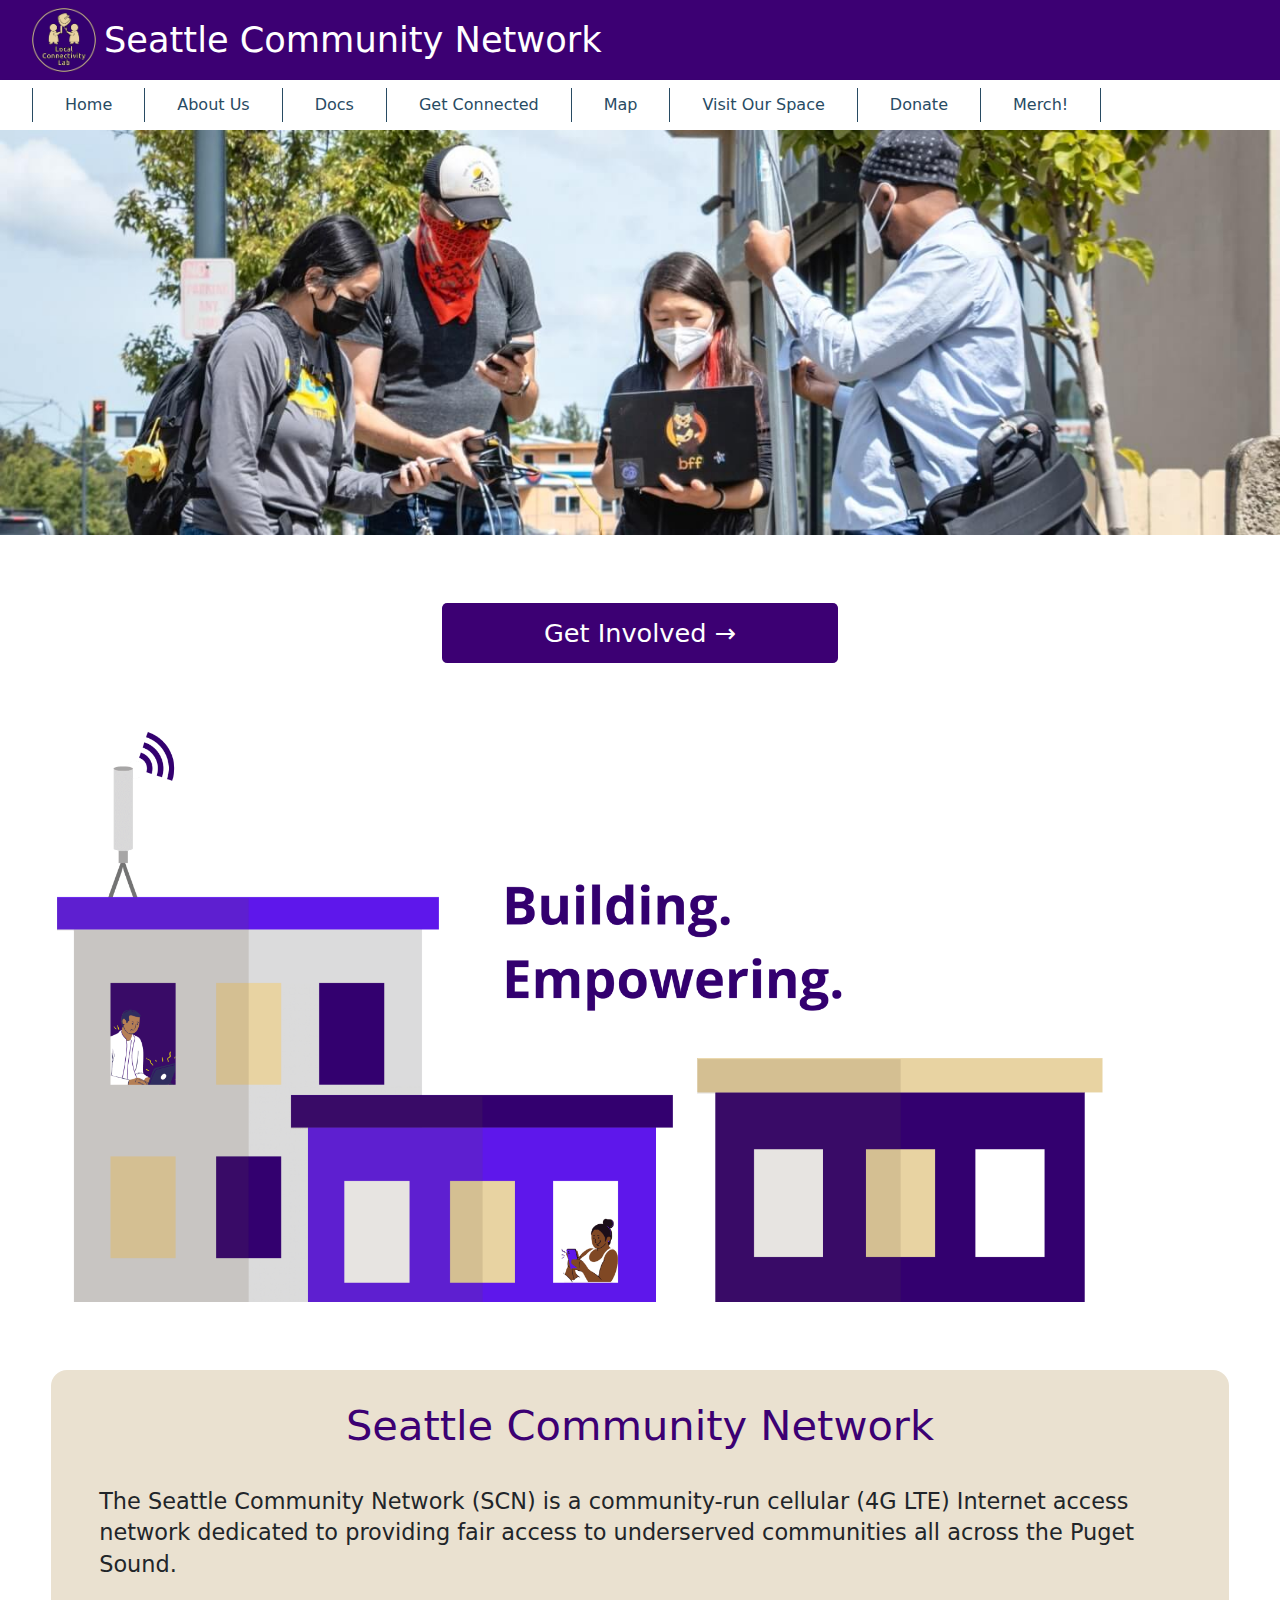
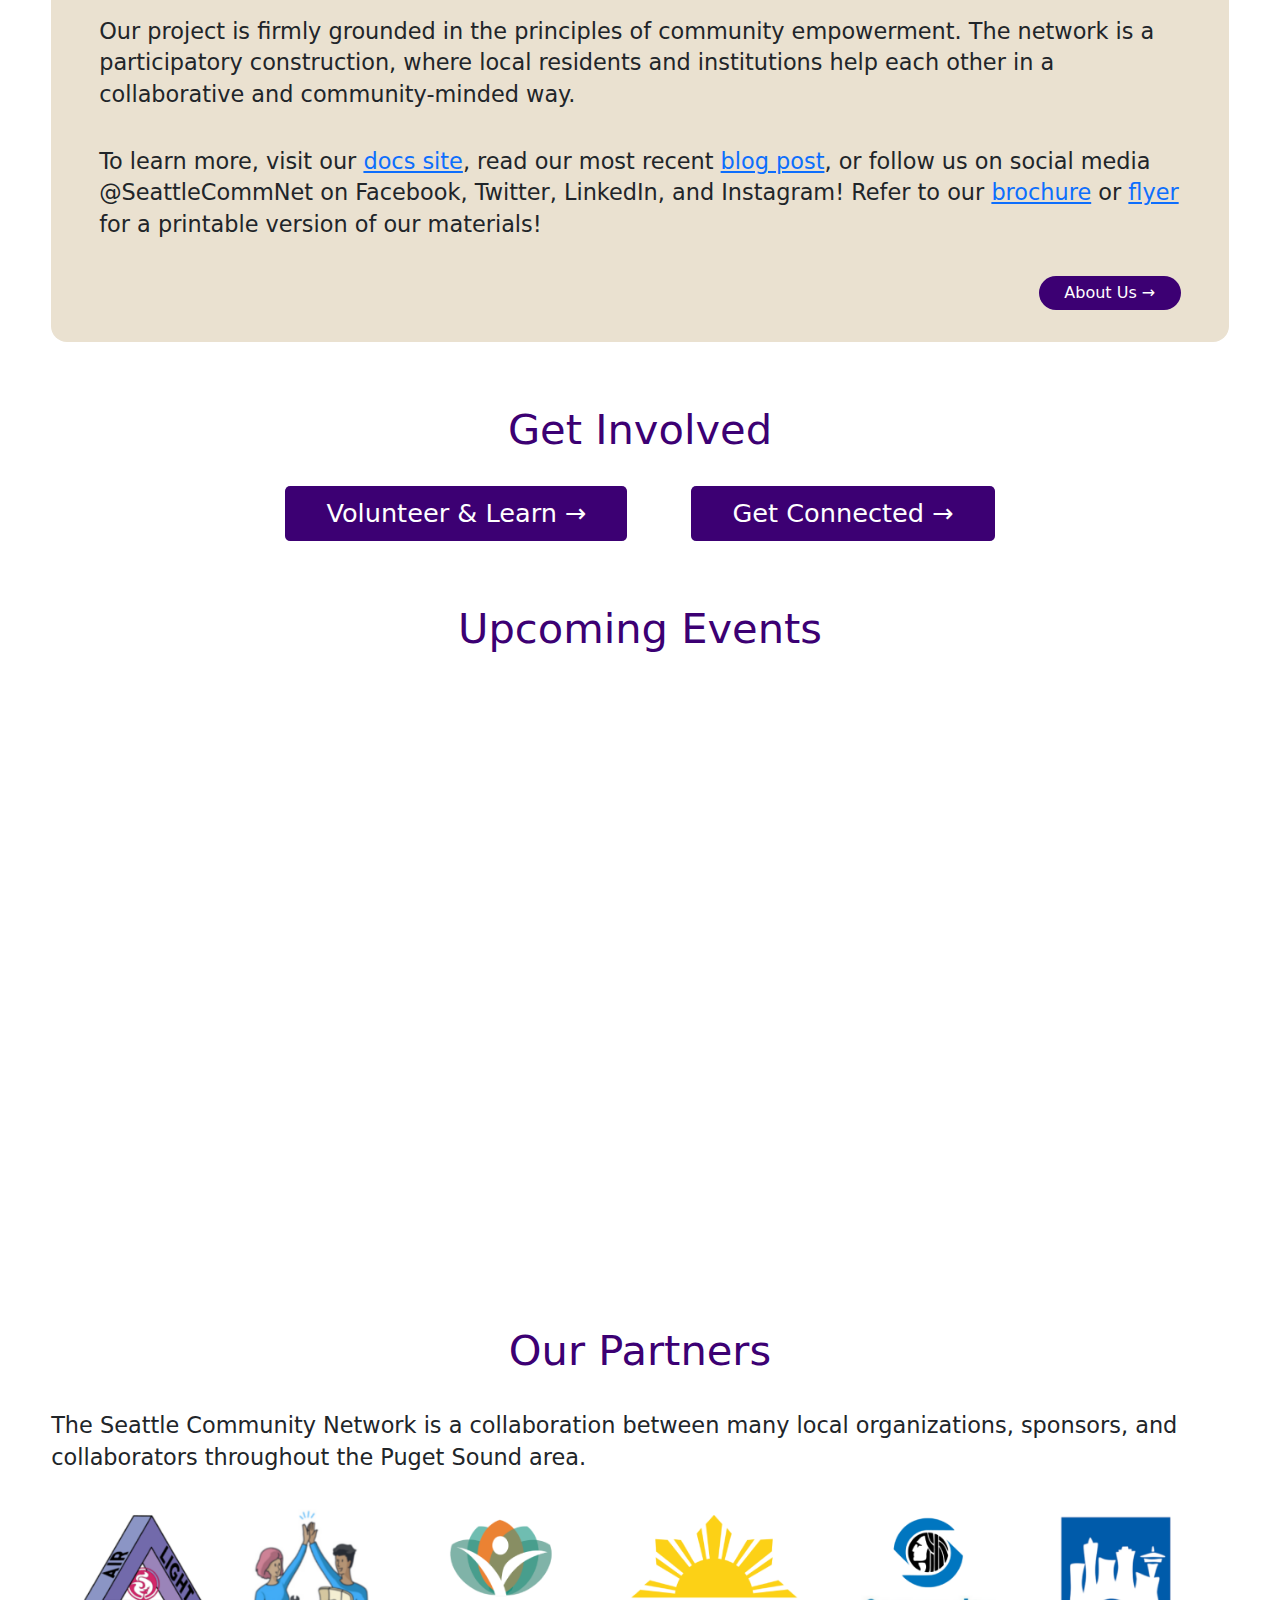
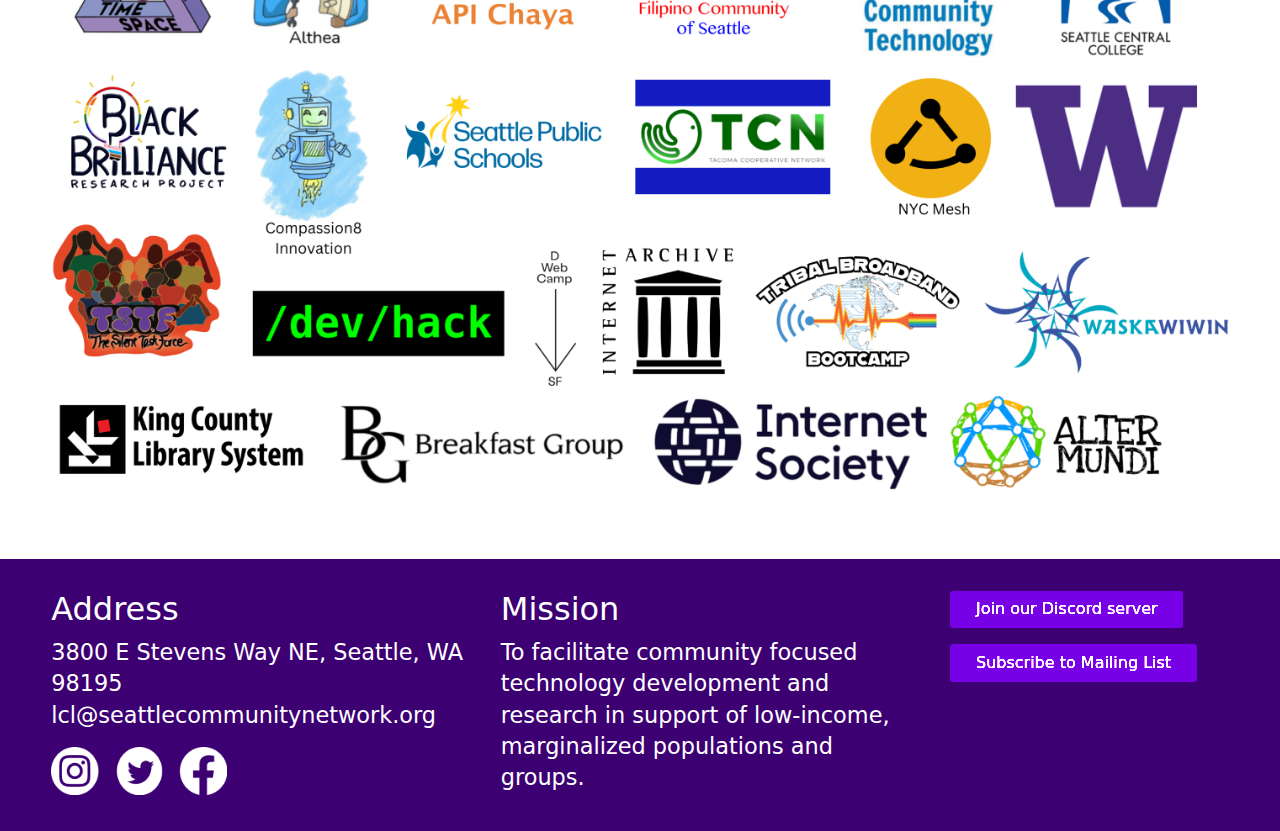
<file: index.html>
<!doctype html>
<html lang="en">
    <head>
        <meta charset="utf-8" />
        <link rel="icon" href="./favicon.png" />
        <meta name="viewport" content="width=device-width, initial-scale=1" />
        
		<link href="./_app/immutable/assets/Wrapper.0IOfAz28.css" rel="stylesheet">
		<link href="./_app/immutable/assets/Button.D7tIbFrN.css" rel="stylesheet">
		<link href="./_app/immutable/assets/Socials.DjmniXRV.css" rel="stylesheet">
		<link href="./_app/immutable/assets/0.DZ4KxbNM.css" rel="stylesheet">
		<link href="./_app/immutable/assets/Panel.wjjPJfqr.css" rel="stylesheet">
		<link href="./_app/immutable/assets/2.DseMVhzD.css" rel="stylesheet">
		<link rel="modulepreload" href="./_app/immutable/entry/start.DjGxLFpm.js">
		<link rel="modulepreload" href="./_app/immutable/chunks/CWRJIyFt.js">
		<link rel="modulepreload" href="./_app/immutable/chunks/h9tIbUN2.js">
		<link rel="modulepreload" href="./_app/immutable/chunks/C2mhpRqY.js">
		<link rel="modulepreload" href="./_app/immutable/chunks/BTQcsUmc.js">
		<link rel="modulepreload" href="./_app/immutable/entry/app.BUQrtgBf.js">
		<link rel="modulepreload" href="./_app/immutable/chunks/DxIaorys.js">
		<link rel="modulepreload" href="./_app/immutable/chunks/CA3F_Z26.js">
		<link rel="modulepreload" href="./_app/immutable/chunks/CfCmM8JM.js">
		<link rel="modulepreload" href="./_app/immutable/nodes/0.DDD317t_.js">
		<link rel="modulepreload" href="./_app/immutable/chunks/i4yzlywI.js">
		<link rel="modulepreload" href="./_app/immutable/chunks/DDo9RPEx.js">
		<link rel="modulepreload" href="./_app/immutable/chunks/DF6rQcHl.js">
		<link rel="modulepreload" href="./_app/immutable/chunks/CxrX3Jr8.js">
		<link rel="modulepreload" href="./_app/immutable/chunks/h3EhiaQT.js">
		<link rel="modulepreload" href="./_app/immutable/chunks/Xfr7fRWJ.js">
		<link rel="modulepreload" href="./_app/immutable/nodes/2.C_nO4pS0.js">
		<link rel="modulepreload" href="./_app/immutable/chunks/BeT91dN-.js">
		<link rel="modulepreload" href="./_app/immutable/chunks/CPHvYuvb.js">
		<link rel="modulepreload" href="./_app/immutable/chunks/KaaxSk8m.js"><!--1udf8go--><!----><title>Seattle Community Network</title>
    </head>
    <body data-sveltekit-preload-data="hover">
        <div style="display: contents"><!--[--><!--[--><!----><header class="svelte-1elxaub"><a href="./" class="logo-link svelte-1elxaub"><img src="./layout/header/logo.min.png" alt="" class="svelte-1elxaub"/> <h1 class="svelte-1elxaub">Seattle Community Network</h1></a> <button class="nav-toggle svelte-1elxaub"><img src="./layout/nav-hamburger.svg" alt="toggle nav"/></button></header> <nav class="svelte-1elxaub"><div class="nav-items svelte-1elxaub"><!--[--><a href="./" class="nav-link svelte-1elxaub active"><span class="svelte-1elxaub">Home</span></a><a href="./about-us" class="nav-link svelte-1elxaub"><span class="svelte-1elxaub">About Us</span></a><a href="https://docs.seattlecommunitynetwork.org/" class="nav-link svelte-1elxaub"><span class="svelte-1elxaub">Docs</span></a><a href="./our-sites" class="nav-link svelte-1elxaub"><span class="svelte-1elxaub">Get Connected</span></a><a href="https://www.google.com/maps/d/u/1/edit?mid=1xgICuEkAjJC35H_GXArqbcNVdcopq6k&amp;amp;usp=sharing" class="nav-link svelte-1elxaub"><span class="svelte-1elxaub">Map</span></a><a href="https://docs.seattlecommunitynetwork.org/community/space/" class="nav-link svelte-1elxaub"><span class="svelte-1elxaub">Visit Our Space</span></a><a href="./donate" class="nav-link svelte-1elxaub"><span class="svelte-1elxaub">Donate</span></a><a href="https://seattlecommunitynetwork.square.site/" class="nav-link svelte-1elxaub"><span class="svelte-1elxaub">Merch!</span></a><!--]--></div></nav><!----> <main><!----><!----> <section class="carousel-wrapper svelte-1uha8ag"><div class="embla svelte-8ojyxu"><div class="embla__container svelte-8ojyxu"><!--[--><div class="embla__slide svelte-8ojyxu"><img src="./pages/home/carousel1.min.jpg" alt="Carousel" class="svelte-8ojyxu"/></div><div class="embla__slide svelte-8ojyxu"><img src="./pages/home/carousel2.min.jpg" alt="Carousel" class="svelte-8ojyxu"/></div><div class="embla__slide svelte-8ojyxu"><img src="./pages/home/carousel3.min.jpg" alt="Carousel" class="svelte-8ojyxu"/></div><div class="embla__slide svelte-8ojyxu"><img src="./pages/home/carousel4.min.jpg" alt="Carousel" class="svelte-8ojyxu"/></div><!--]--></div></div><!----></section> <div class="wrapper svelte-wn6n47"><div class="content svelte-wn6n47"><section class="center svelte-1uha8ag"><a href="https://docs.seattlecommunitynetwork.org/community/join" class="button button-wide svelte-18sv61c"><!---->Get Involved<!----> <!--[-->→<!--]--></a><!----></section> <section><img src="./pages/home/City Graphic.min.png" alt="Building. Empowering."/></section> <section><div class="panel svelte-hxsa5u"><h2>Seattle Community Network</h2> <!--[--><p><!---->The Seattle Community Network (SCN) is a community-run cellular (4G LTE) Internet access network dedicated to providing fair access to underserved communities all across the Puget Sound.<!----></p><p><!---->Our project is firmly grounded in the principles of community empowerment. The network is a participatory construction, where local residents and institutions help each other in a collaborative and community-minded way.<!----></p><p><!---->To learn more, visit our <a href='https://docs.seattlecommunitynetwork.org/'>docs site</a>, read our most recent <a href='https://tinyurl.com/scn-blog-2'>blog post</a>, or follow us on social media @SeattleCommNet on Facebook, Twitter, LinkedIn, and Instagram! Refer to our <a href='https://tinyurl.com/SCNbrochureSPS5-4-22'>brochure</a> or <a href='https://tinyurl.com/SCNflyerSPS5-4-22'>flyer</a> for a printable version of our materials!<!----></p><!--]--> <div class="flex-right svelte-1uha8ag"><a href="https://docs.seattlecommunitynetwork.org/" class="button button-small svelte-18sv61c"><!---->About Us<!----> <!--[-->→<!--]--></a><!----></div><!----></div><!----></section> <section><h2>Get Involved</h2> <div class="button-row svelte-1uha8ag"><!--[--><a href="https://docs.seattlecommunitynetwork.org/community/join" class="button svelte-18sv61c"><!---->Volunteer &amp; Learn<!----> <!--[-->→<!--]--></a><a href="./our-sites" class="button svelte-18sv61c"><!---->Get Connected<!----> <!--[-->→<!--]--></a><!--]--></div></section> <section><h2>Upcoming Events</h2> <iframe title="Upcoming Events" src="https://calendar.google.com/calendar/embed?height=300&amp;wkst=1&amp;bgcolor=%23ffffff&amp;ctz=America%2FLos_Angeles&amp;src=Y19hMWhjOXVwMTBjOWs2YTNnNmYyb20zN2c2b0Bncm91cC5jYWxlbmRhci5nb29nbGUuY29t&amp;color=%230B8043&amp;showTitle=0&amp;showPrint=0&amp;showCalendars=0" frameborder="0" class="svelte-1iu5iby"></iframe><!----></section> <section><h2>Our Partners</h2> <p>The Seattle Community Network is a collaboration between many local organizations, sponsors, and collaborators throughout the Puget Sound area.</p> <img src="./pages/home/scn-partner-logos.min.png" loading="lazy" alt="partners logos"/><!----></section><!----></div></div><!----><!----><!----></main> <div class="footer svelte-jz8lnl"><div class="wrapper svelte-wn6n47"><div class="content svelte-wn6n47"><footer class="svelte-jz8lnl"><div><h3 class="svelte-jz8lnl">Address</h3> <p class="svelte-jz8lnl">3800 E Stevens Way NE, Seattle, WA 98195</p> <p class="svelte-jz8lnl">lcl@seattlecommunitynetwork.org</p> <div class="socials svelte-9e0d2o"><!--[--><a href="https://www.instagram.com/seattlecommnet/" class="svelte-9e0d2o"><img src="./layout/socials/instagram-icon.png" alt="Instagram" class="svelte-9e0d2o"/></a><a href="https://twitter.com/SeattleCommNet" class="svelte-9e0d2o"><img src="./layout/socials/twitter-icon.png" alt="Twitter" class="svelte-9e0d2o"/></a><a href="https://www.facebook.com/SeattleCommNet" class="svelte-9e0d2o"><img src="./layout/socials/facebook-icon.png" alt="Facebook" class="svelte-9e0d2o"/></a><!--]--></div><!----></div> <div><h3 class="svelte-jz8lnl">Mission</h3> <p class="svelte-jz8lnl">To facilitate community focused technology development and research in support of low-income, marginalized populations and groups.</p></div> <div class="ctas svelte-jz8lnl"><!--[--><div><a href="https://discord.gg/gn4DKF83bP" class="button button-medium svelte-18sv61c"><!---->Join our Discord server<!----> <!--[!--><!--]--></a><!----></div><div><a href="https://groups.google.com/a/seattlecommunitynetwork.org/g/local-connectivity-lab/" class="button button-medium svelte-18sv61c"><!---->Subscribe to Mailing List<!----> <!--[!--><!--]--></a><!----></div><!--]--></div></footer><!----></div></div><!----></div><!----><!----><!--]--> <!--[!--><!--]--><!--]-->
			
			<script>
				{
					__sveltekit_1ne74nk = {
						base: new URL(".", location).pathname.slice(0, -1)
					};

					const element = document.currentScript.parentElement;

					Promise.all([
						import("./_app/immutable/entry/start.DjGxLFpm.js"),
						import("./_app/immutable/entry/app.BUQrtgBf.js")
					]).then(([kit, app]) => {
						kit.start(app, element, {
							node_ids: [0, 2],
							data: [null,null],
							form: null,
							error: null
						});
					});
				}
			</script>
		</div>
    </body>
</html>
</file>
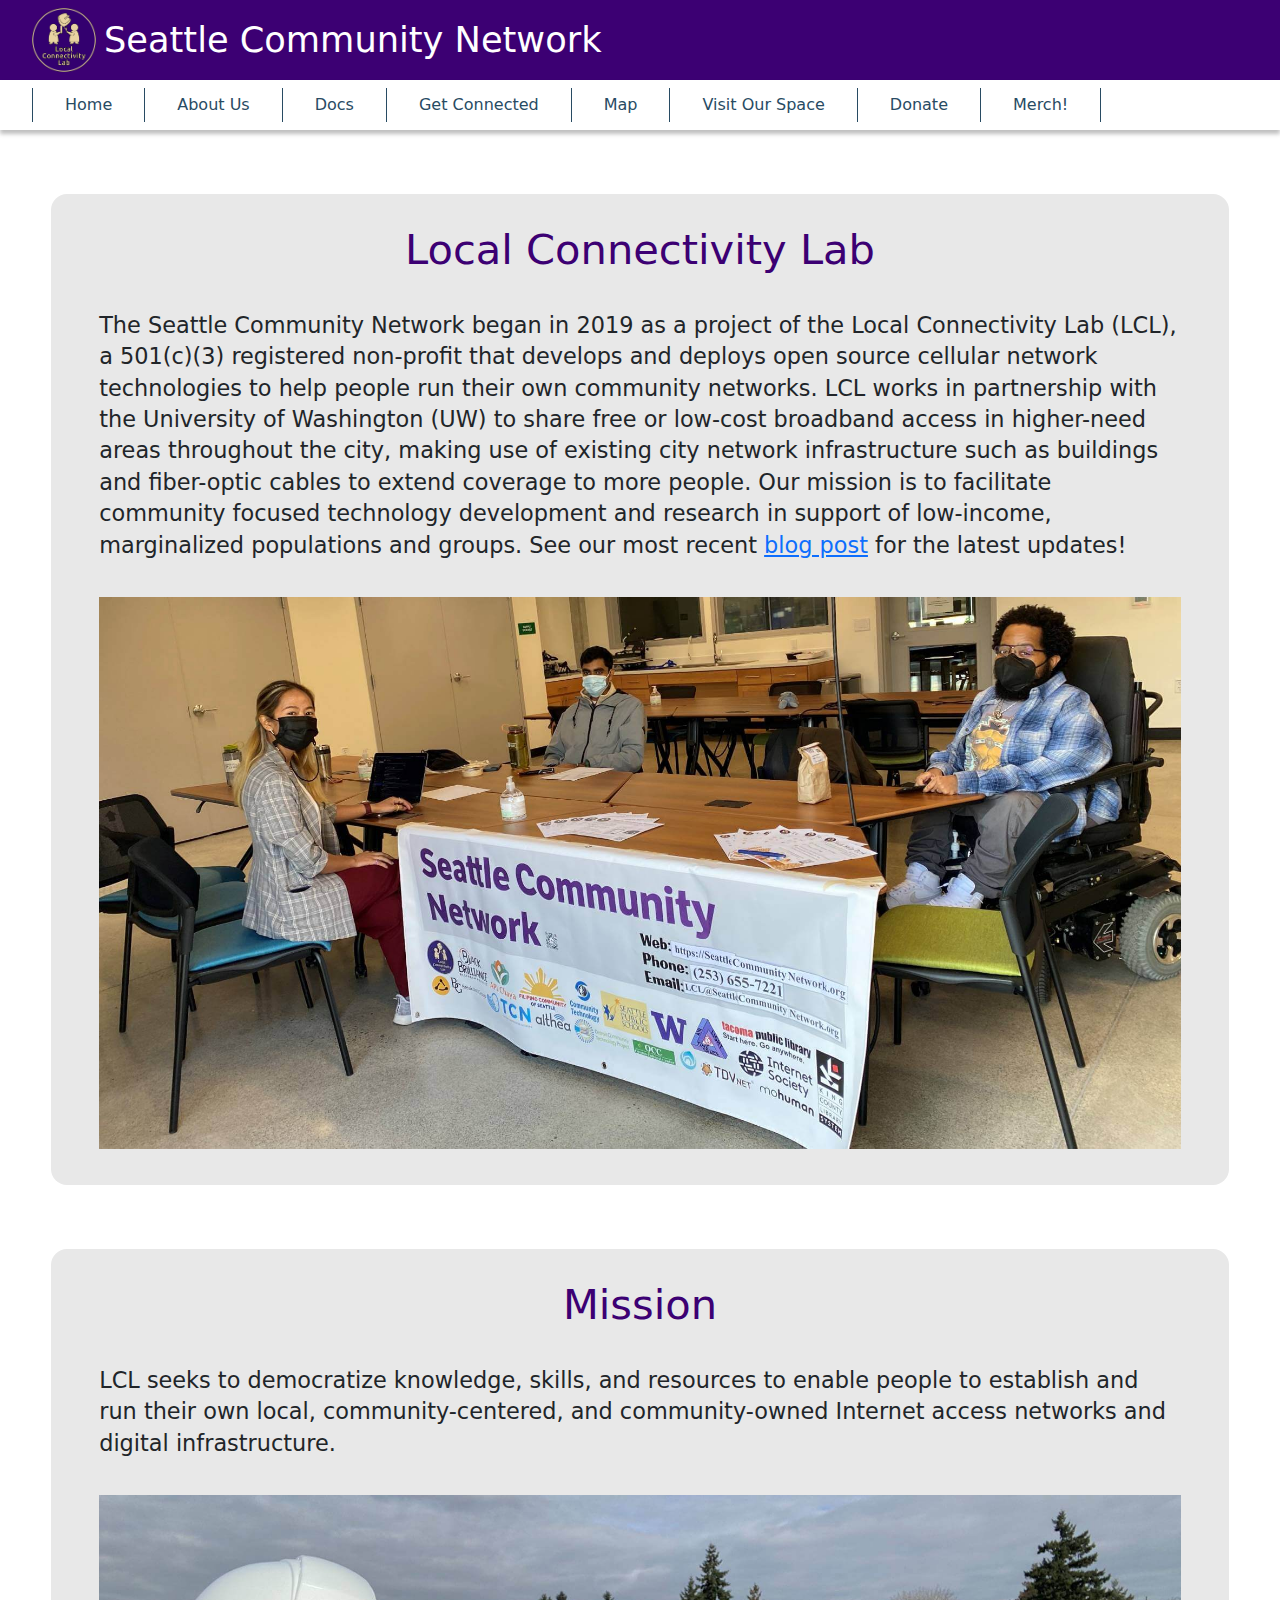
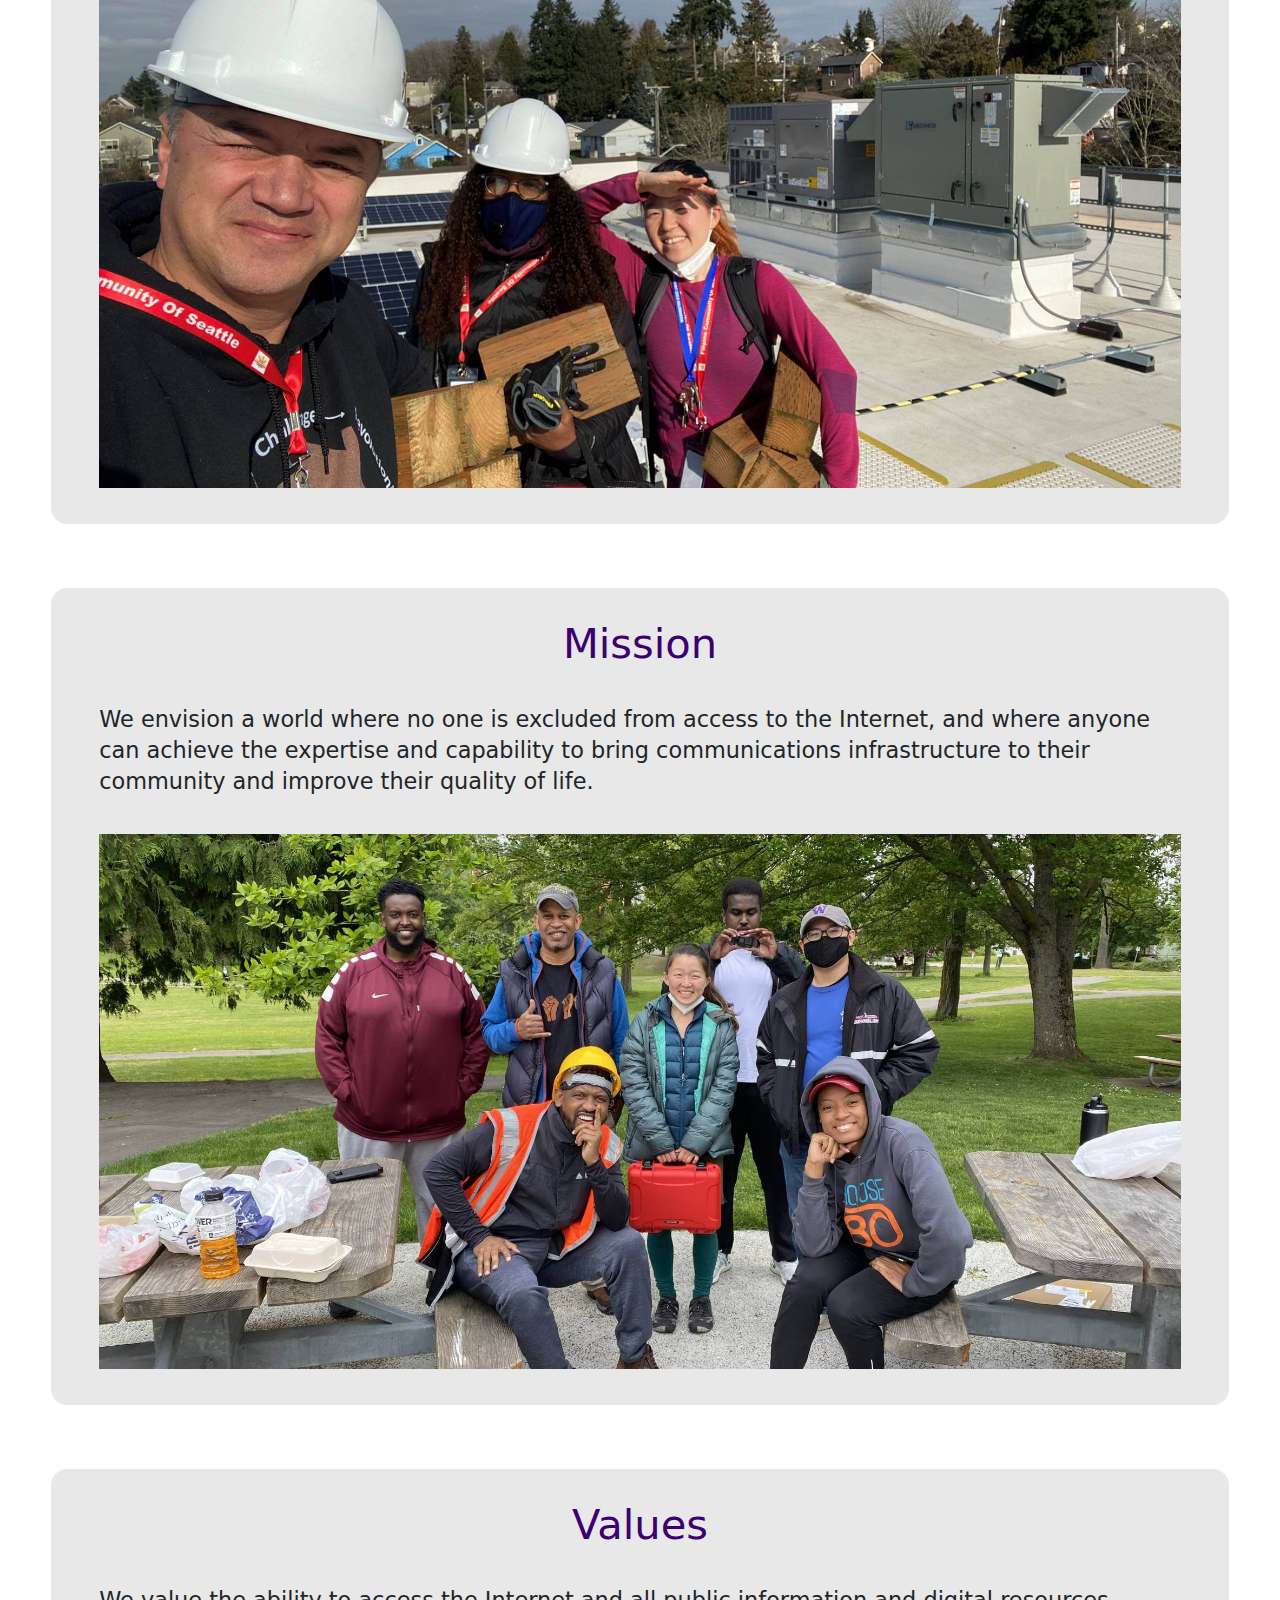
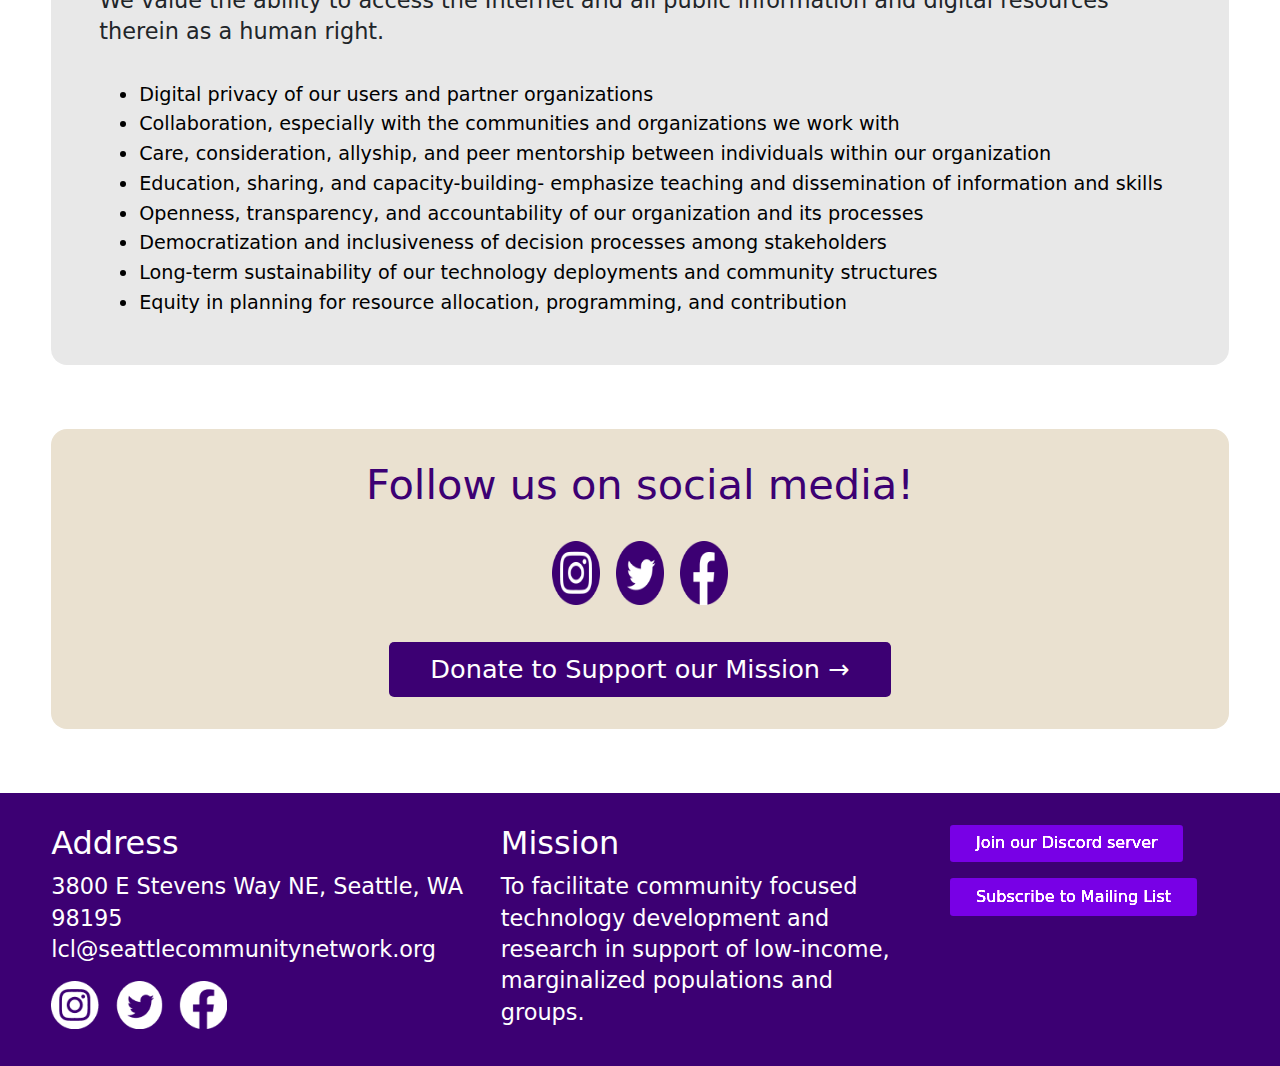
<file: about-us/index.html>
<!doctype html>
<html lang="en">
    <head>
        <meta charset="utf-8" />
        <link rel="icon" href="../favicon.png" />
        <meta name="viewport" content="width=device-width, initial-scale=1" />
        
		<link href="../_app/immutable/assets/Wrapper.0IOfAz28.css" rel="stylesheet">
		<link href="../_app/immutable/assets/Button.D7tIbFrN.css" rel="stylesheet">
		<link href="../_app/immutable/assets/Socials.DjmniXRV.css" rel="stylesheet">
		<link href="../_app/immutable/assets/0.DZ4KxbNM.css" rel="stylesheet">
		<link href="../_app/immutable/assets/Panel.wjjPJfqr.css" rel="stylesheet">
		<link href="../_app/immutable/assets/3.BTOCjdF_.css" rel="stylesheet">
		<link rel="modulepreload" href="../_app/immutable/entry/start.eFf8WJcC.js">
		<link rel="modulepreload" href="../_app/immutable/chunks/BhRY8Gwr.js">
		<link rel="modulepreload" href="../_app/immutable/chunks/h9tIbUN2.js">
		<link rel="modulepreload" href="../_app/immutable/chunks/B1TCW2bL.js">
		<link rel="modulepreload" href="../_app/immutable/chunks/BTQcsUmc.js">
		<link rel="modulepreload" href="../_app/immutable/entry/app.DS7QdtVY.js">
		<link rel="modulepreload" href="../_app/immutable/chunks/DxIaorys.js">
		<link rel="modulepreload" href="../_app/immutable/chunks/CA3F_Z26.js">
		<link rel="modulepreload" href="../_app/immutable/chunks/CfCmM8JM.js">
		<link rel="modulepreload" href="../_app/immutable/nodes/0.ZHty_rwe.js">
		<link rel="modulepreload" href="../_app/immutable/chunks/DnzC0b7o.js">
		<link rel="modulepreload" href="../_app/immutable/chunks/DNoDpCNh.js">
		<link rel="modulepreload" href="../_app/immutable/chunks/DF6rQcHl.js">
		<link rel="modulepreload" href="../_app/immutable/chunks/CxrX3Jr8.js">
		<link rel="modulepreload" href="../_app/immutable/chunks/CvIxWfsw.js">
		<link rel="modulepreload" href="../_app/immutable/chunks/Xfr7fRWJ.js">
		<link rel="modulepreload" href="../_app/immutable/nodes/3.p5H-ysog.js">
		<link rel="modulepreload" href="../_app/immutable/chunks/56Y1zgE3.js">
		<link rel="modulepreload" href="../_app/immutable/chunks/DtmyuNHo.js">
		<link rel="modulepreload" href="../_app/immutable/chunks/KaaxSk8m.js"><!--1udf8go--><!----><title>About Us - Seattle Community Network</title>
    </head>
    <body data-sveltekit-preload-data="hover">
        <div style="display: contents"><!--[--><!--[--><!----><header class="svelte-1elxaub"><a href="../" class="logo-link svelte-1elxaub"><img src="../layout/header/logo.min.png" alt="" class="svelte-1elxaub"/> <h1 class="svelte-1elxaub">Seattle Community Network</h1></a> <button class="nav-toggle svelte-1elxaub"><img src="../layout/nav-hamburger.svg" alt="toggle nav"/></button></header> <nav class="svelte-1elxaub"><div class="nav-items svelte-1elxaub"><!--[--><a href="../" class="nav-link svelte-1elxaub"><span class="svelte-1elxaub">Home</span></a><a href="../about-us" class="nav-link svelte-1elxaub"><span class="svelte-1elxaub">About Us</span></a><a href="https://docs.seattlecommunitynetwork.org/" class="nav-link svelte-1elxaub"><span class="svelte-1elxaub">Docs</span></a><a href="../our-sites" class="nav-link svelte-1elxaub"><span class="svelte-1elxaub">Get Connected</span></a><a href="https://www.google.com/maps/d/u/1/edit?mid=1xgICuEkAjJC35H_GXArqbcNVdcopq6k&amp;amp;usp=sharing" class="nav-link svelte-1elxaub"><span class="svelte-1elxaub">Map</span></a><a href="https://docs.seattlecommunitynetwork.org/community/space/" class="nav-link svelte-1elxaub"><span class="svelte-1elxaub">Visit Our Space</span></a><a href="../donate" class="nav-link svelte-1elxaub"><span class="svelte-1elxaub">Donate</span></a><a href="https://seattlecommunitynetwork.square.site/" class="nav-link svelte-1elxaub"><span class="svelte-1elxaub">Merch!</span></a><!--]--></div></nav><!----> <main><!----><!----> <div class="wrapper svelte-wn6n47"><div class="content svelte-wn6n47"><!--[--><section><div class="panel panel-plain svelte-hxsa5u"><h2>Local Connectivity Lab</h2> <!--[--><p><!---->The Seattle Community Network began in 2019 as a project of the Local Connectivity Lab (LCL), a 501(c)(3) registered non-profit that develops and deploys open source cellular network technologies to help people run their own community networks. LCL works in partnership with the University of Washington (UW) to share free or low-cost broadband access in higher-need areas throughout the city, making use of existing city network infrastructure such as buildings and fiber-optic cables to extend coverage to more people. Our mission is to facilitate community focused technology development and research in support of low-income, marginalized populations and groups. See our most recent <a href='https://tinyurl.com/scn-blog-2'>blog post</a> for the latest updates!<!----></p><!--]--> <img src="../pages/about-us/about-us-1.min.jpg" alt="LCL"/><!----></div><!----></section><section><div class="panel panel-plain svelte-hxsa5u"><h2>Mission</h2> <!--[--><p><!---->LCL seeks to democratize knowledge, skills, and resources to enable people to establish and run their own local, community-centered, and community-owned Internet access networks and digital infrastructure.<!----></p><!--]--> <img src="../pages/about-us/about-us-2.min.jpg" alt="working on a roof"/><!----></div><!----></section><section><div class="panel panel-plain svelte-hxsa5u"><h2>Mission</h2> <!--[--><p><!---->We envision a world where no one is excluded from access to the Internet, and where anyone can achieve the expertise and capability to bring communications infrastructure to their community and improve their quality of life.<!----></p><!--]--> <img src="../pages/about-us/about-us-3.min.jpg" alt="lunch meeting"/><!----></div><!----></section><!--]--> <section><div class="panel panel-plain svelte-hxsa5u"><h2>Values</h2> <p>We value the ability to access the Internet and all public information and digital resources therein as a human right.</p> <ul class="values-list"><!--[--><li>Digital privacy of our users and partner organizations</li><li>Collaboration, especially with the communities and organizations we work with</li><li>Care, consideration, allyship, and peer mentorship between individuals within our organization</li><li>Education, sharing, and capacity-building- emphasize teaching and dissemination of information and skills</li><li>Openness, transparency, and accountability of our organization and its processes</li><li>Democratization and inclusiveness of decision processes among stakeholders</li><li>Long-term sustainability of our technology deployments and community structures</li><li>Equity in planning for resource allocation, programming, and contribution</li><!--]--></ul><!----></div><!----></section> <section><div class="panel svelte-hxsa5u"><h2>Follow us on social media!</h2> <div class="center svelte-k1u6t5"><div class="socials socials-medium svelte-9e0d2o"><!--[--><a href="https://www.instagram.com/seattlecommnet/" class="svelte-9e0d2o"><img src="../layout/socials/instagram-icon-dark.png" alt="Instagram" class="svelte-9e0d2o"/></a><a href="https://twitter.com/SeattleCommNet" class="svelte-9e0d2o"><img src="../layout/socials/twitter-icon-dark.png" alt="Twitter" class="svelte-9e0d2o"/></a><a href="https://www.facebook.com/SeattleCommNet" class="svelte-9e0d2o"><img src="../layout/socials/facebook-icon-dark.png" alt="Facebook" class="svelte-9e0d2o"/></a><!--]--></div><!----> <a href="../donate" class="button svelte-18sv61c"><!---->Donate to Support our Mission<!----> <!--[-->→<!--]--></a><!----></div><!----></div><!----></section><!----></div></div><!----><!----><!----></main> <div class="footer svelte-jz8lnl"><div class="wrapper svelte-wn6n47"><div class="content svelte-wn6n47"><footer class="svelte-jz8lnl"><div><h3 class="svelte-jz8lnl">Address</h3> <p class="svelte-jz8lnl">3800 E Stevens Way NE, Seattle, WA 98195</p> <p class="svelte-jz8lnl">lcl@seattlecommunitynetwork.org</p> <div class="socials svelte-9e0d2o"><!--[--><a href="https://www.instagram.com/seattlecommnet/" class="svelte-9e0d2o"><img src="../layout/socials/instagram-icon.png" alt="Instagram" class="svelte-9e0d2o"/></a><a href="https://twitter.com/SeattleCommNet" class="svelte-9e0d2o"><img src="../layout/socials/twitter-icon.png" alt="Twitter" class="svelte-9e0d2o"/></a><a href="https://www.facebook.com/SeattleCommNet" class="svelte-9e0d2o"><img src="../layout/socials/facebook-icon.png" alt="Facebook" class="svelte-9e0d2o"/></a><!--]--></div><!----></div> <div><h3 class="svelte-jz8lnl">Mission</h3> <p class="svelte-jz8lnl">To facilitate community focused technology development and research in support of low-income, marginalized populations and groups.</p></div> <div class="ctas svelte-jz8lnl"><!--[--><div><a href="https://discord.gg/gn4DKF83bP" class="button button-medium svelte-18sv61c"><!---->Join our Discord server<!----> <!--[!--><!--]--></a><!----></div><div><a href="https://groups.google.com/a/seattlecommunitynetwork.org/g/local-connectivity-lab/" class="button button-medium svelte-18sv61c"><!---->Subscribe to Mailing List<!----> <!--[!--><!--]--></a><!----></div><!--]--></div></footer><!----></div></div><!----></div><!----><!----><!--]--> <!--[!--><!--]--><!--]-->
			
			<script>
				{
					__sveltekit_1azgym4 = {
						base: new URL("..", location).pathname.slice(0, -1),
						assets: "/Local-Connectivity-Lab.github.io"
					};

					const element = document.currentScript.parentElement;

					Promise.all([
						import("../_app/immutable/entry/start.eFf8WJcC.js"),
						import("../_app/immutable/entry/app.DS7QdtVY.js")
					]).then(([kit, app]) => {
						kit.start(app, element, {
							node_ids: [0, 3],
							data: [null,null],
							form: null,
							error: null
						});
					});
				}
			</script>
		</div>
    </body>
</html>
</file>
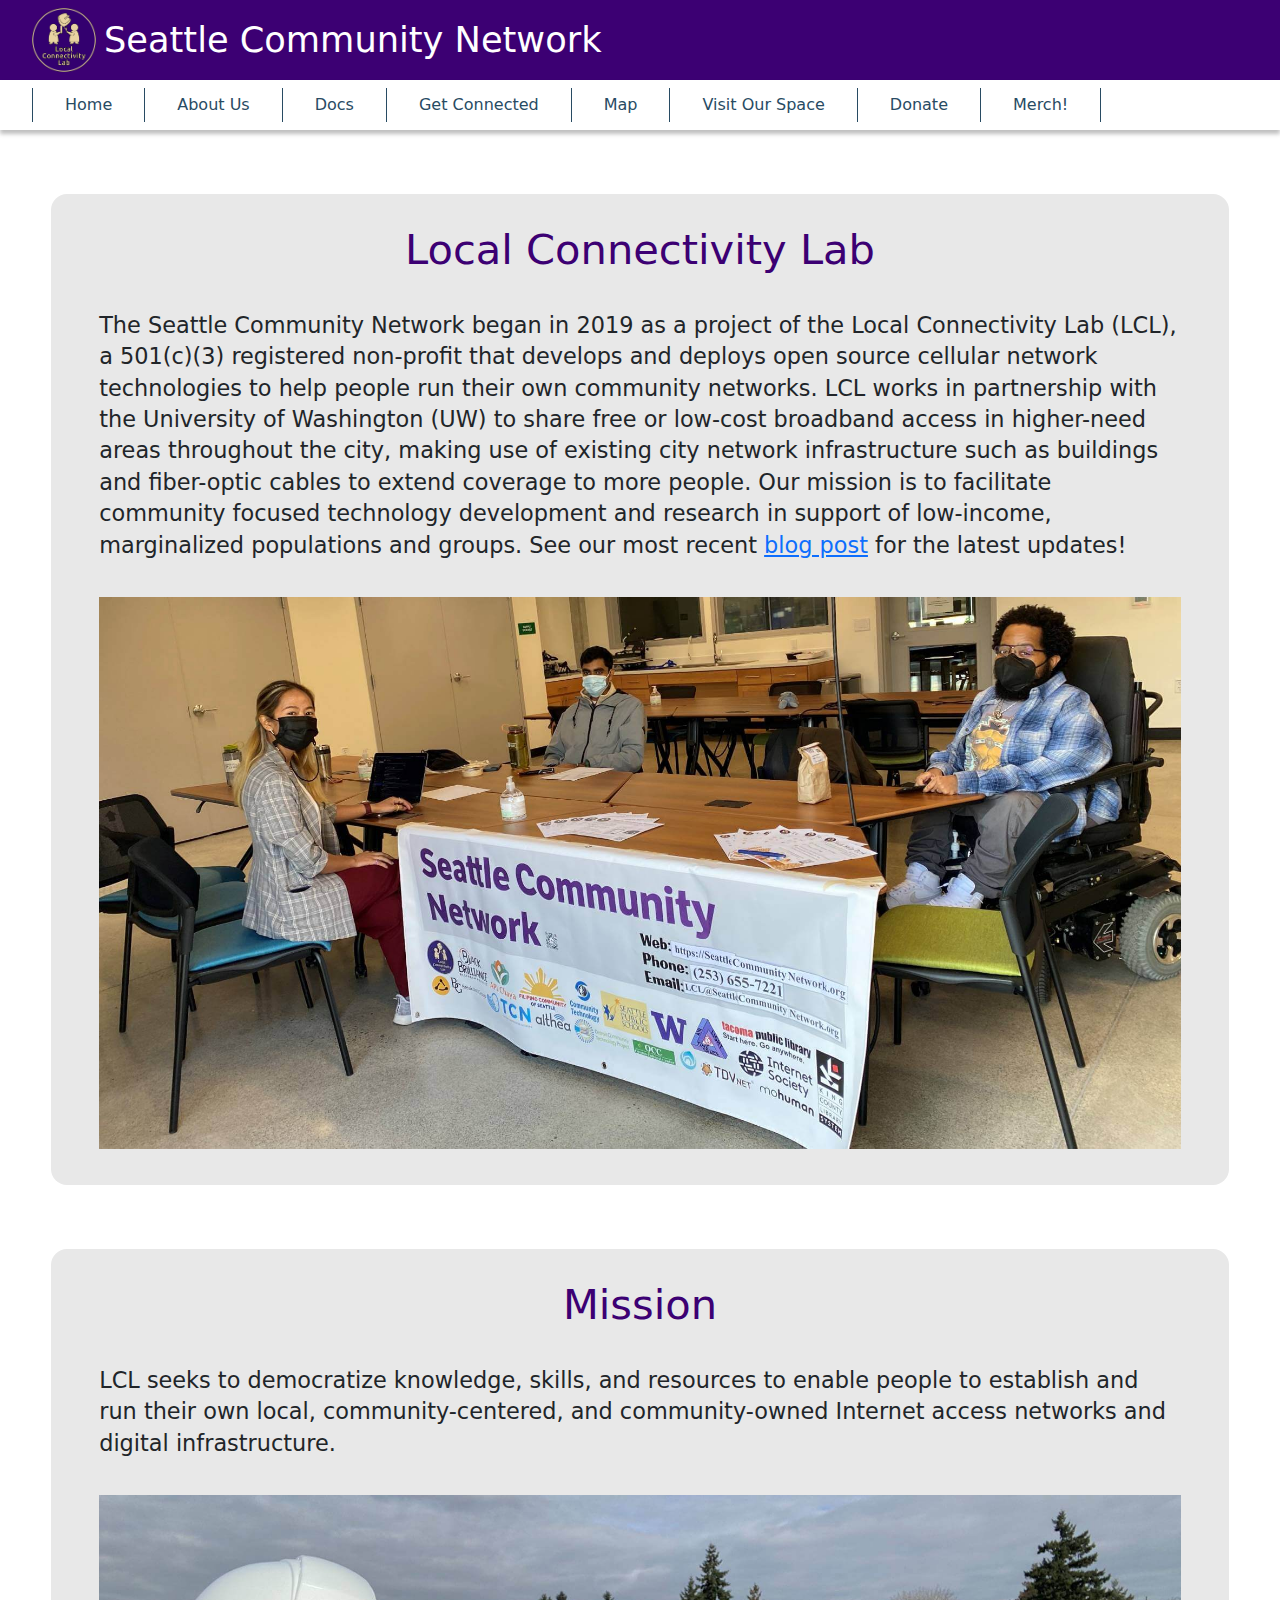
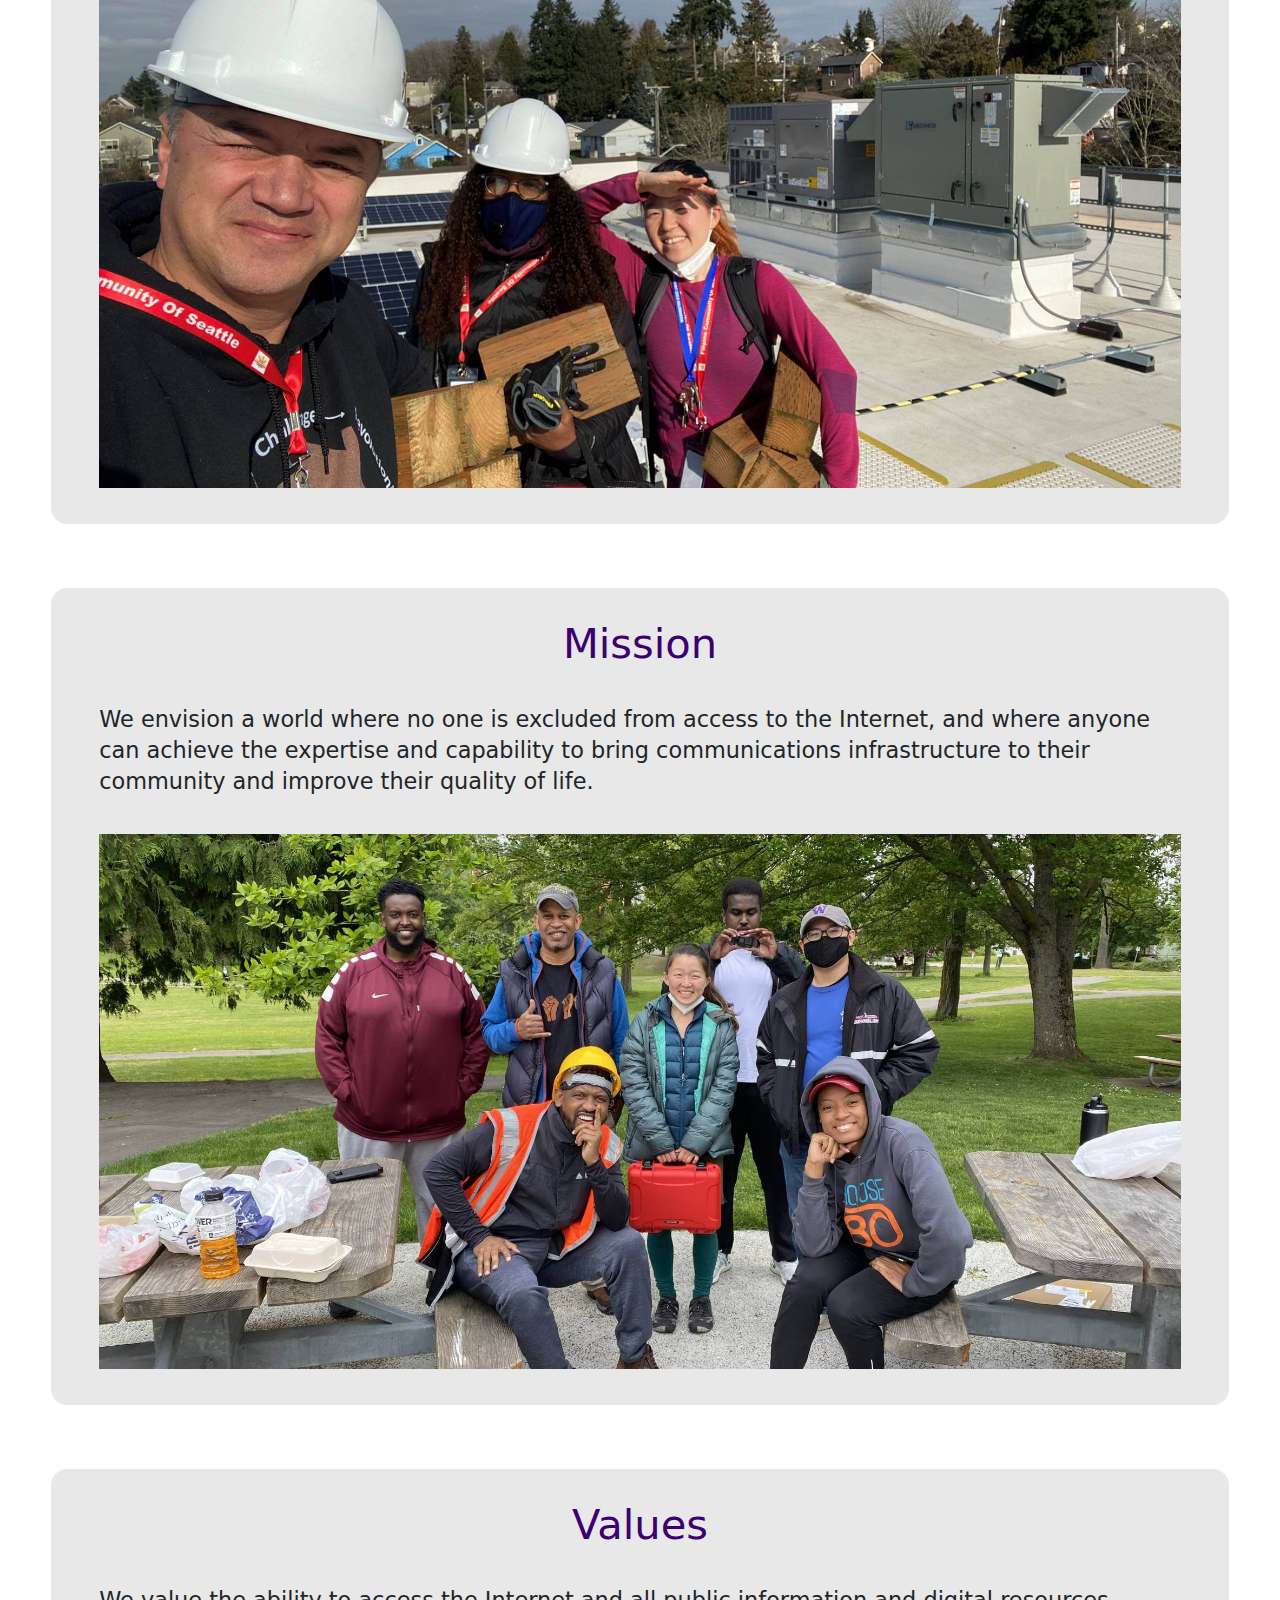
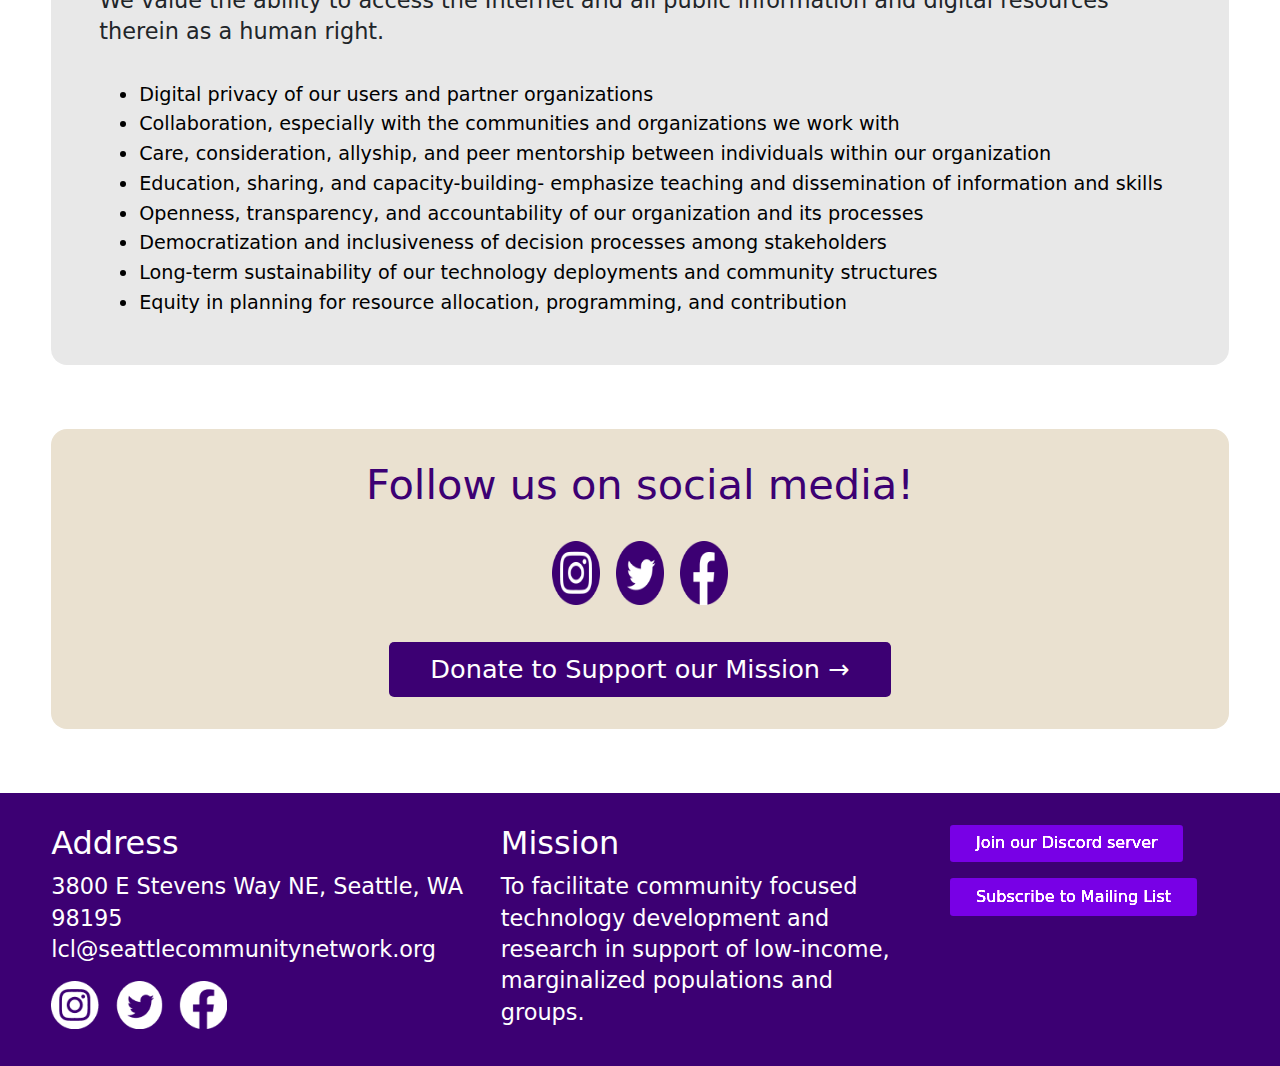
<file: aboutUs.html/index.html>
<!doctype html>
<html lang="en">
    <head>
        <meta charset="utf-8" />
        <link rel="icon" href="../favicon.png" />
        <meta name="viewport" content="width=device-width, initial-scale=1" />
        
		<link href="../_app/immutable/assets/Wrapper.BdeMtxDW.css" rel="stylesheet">
		<link href="../_app/immutable/assets/Button.Xvbzuzjz.css" rel="stylesheet">
		<link href="../_app/immutable/assets/Socials.q92zGfDD.css" rel="stylesheet">
		<link href="../_app/immutable/assets/0.uvP7zlqX.css" rel="stylesheet">
		<link href="../_app/immutable/assets/4.DlgQ6Ne_.css" rel="stylesheet">
		<link rel="modulepreload" href="../_app/immutable/entry/start.zcNAfp38.js">
		<link rel="modulepreload" href="../_app/immutable/chunks/CNsemrsu.js">
		<link rel="modulepreload" href="../_app/immutable/chunks/6u7Dh0yj.js">
		<link rel="modulepreload" href="../_app/immutable/chunks/ewql6kc7.js">
		<link rel="modulepreload" href="../_app/immutable/chunks/BzNTe-Q5.js">
		<link rel="modulepreload" href="../_app/immutable/chunks/8pLrYgP8.js">
		<link rel="modulepreload" href="../_app/immutable/entry/app.DsX8Z1wb.js">
		<link rel="modulepreload" href="../_app/immutable/chunks/DOJuxReW.js">
		<link rel="modulepreload" href="../_app/immutable/chunks/CWj6FrbW.js">
		<link rel="modulepreload" href="../_app/immutable/chunks/UpNncdzi.js">
		<link rel="modulepreload" href="../_app/immutable/nodes/0.saHcQ5Zi.js">
		<link rel="modulepreload" href="../_app/immutable/chunks/GZIy2y8C.js">
		<link rel="modulepreload" href="../_app/immutable/chunks/YUl2av3K.js">
		<link rel="modulepreload" href="../_app/immutable/chunks/DRlZLxZp.js">
		<link rel="modulepreload" href="../_app/immutable/chunks/Cay2YKWB.js">
		<link rel="modulepreload" href="../_app/immutable/nodes/4.CeCMbKDR.js">
    </head>
    <body data-sveltekit-preload-data="hover">
        <div style="display: contents"><!--[--><!--[--><!----><header class="svelte-teyzsz"><a href="../" class="logo-link svelte-teyzsz"><img src="../layout/header/logo.min.png" alt="" class="svelte-teyzsz"/> <h1 class="svelte-teyzsz">Seattle Community Network</h1></a> <button class="nav-toggle svelte-teyzsz"><img src="../layout/nav-hamburger.svg" alt="toggle nav"/></button></header> <nav class="svelte-teyzsz"><div class="nav-items svelte-teyzsz"><!--[--><a href="../" class="nav-link svelte-teyzsz"><span class="svelte-teyzsz">Home</span></a><a href="../about-us" class="nav-link svelte-teyzsz"><span class="svelte-teyzsz">About Us</span></a><a href="https://docs.seattlecommunitynetwork.org/" class="nav-link svelte-teyzsz"><span class="svelte-teyzsz">Docs</span></a><a href="../our-sites" class="nav-link svelte-teyzsz"><span class="svelte-teyzsz">Get Connected</span></a><a href="https://www.google.com/maps/d/u/1/edit?mid=1xgICuEkAjJC35H_GXArqbcNVdcopq6k&amp;amp;usp=sharing" class="nav-link svelte-teyzsz"><span class="svelte-teyzsz">Map</span></a><a href="https://docs.seattlecommunitynetwork.org/community/space/" class="nav-link svelte-teyzsz"><span class="svelte-teyzsz">Visit Our Space</span></a><a href="../donate" class="nav-link svelte-teyzsz"><span class="svelte-teyzsz">Donate</span></a><a href="https://seattlecommunitynetwork.square.site/" class="nav-link svelte-teyzsz"><span class="svelte-teyzsz">Merch!</span></a><!--]--></div></nav><!----> <main><!----><div class="wrapper svelte-eym6ka"><div class="content svelte-eym6ka"><h1 class="svelte-1rlc9ov">Redirecting...</h1> <p>If you are not redirected automatically, please click <a href="../about-us">here</a>.</p><!----></div></div><!----><!----></main> <div class="footer svelte-weq8mu"><div class="wrapper svelte-eym6ka"><div class="content svelte-eym6ka"><footer class="svelte-weq8mu"><div><h3 class="svelte-weq8mu">Address</h3> <p class="svelte-weq8mu">3800 E Stevens Way NE, Seattle, WA 98195</p> <p class="svelte-weq8mu">lcl@seattlecommunitynetwork.org</p> <div class="socials svelte-y927ej"><!--[--><a href="https://www.instagram.com/seattlecommnet/" class="svelte-y927ej"><img src="../layout/socials/instagram-icon.png" alt="Instagram" class="svelte-y927ej"/></a><a href="https://twitter.com/SeattleCommNet" class="svelte-y927ej"><img src="../layout/socials/twitter-icon.png" alt="Twitter" class="svelte-y927ej"/></a><a href="https://www.facebook.com/SeattleCommNet" class="svelte-y927ej"><img src="../layout/socials/facebook-icon.png" alt="Facebook" class="svelte-y927ej"/></a><!--]--></div><!----></div> <div><h3 class="svelte-weq8mu">Mission</h3> <p class="svelte-weq8mu">To facilitate community focused technology development and research in support of low-income, marginalized populations and groups.</p></div> <div class="ctas svelte-weq8mu"><!--[--><div><a href="https://discord.gg/gn4DKF83bP" class="button button-medium svelte-pwho02"><!---->Join our Discord server<!----> <!--[!--><!--]--></a><!----></div><div><a href="https://groups.google.com/a/seattlecommunitynetwork.org/g/local-connectivity-lab/" class="button button-medium svelte-pwho02"><!---->Subscribe to Mailing List<!----> <!--[!--><!--]--></a><!----></div><!--]--></div></footer><!----></div></div><!----></div><!----><!----><!--]--> <!--[!--><!--]--><!--]-->
			
			<script>
				{
					__sveltekit_11l44ts = {
						base: new URL("..", location).pathname.slice(0, -1),
						assets: "/Local-Connectivity-Lab.github.io"
					};

					const element = document.currentScript.parentElement;

					Promise.all([
						import("../_app/immutable/entry/start.zcNAfp38.js"),
						import("../_app/immutable/entry/app.DsX8Z1wb.js")
					]).then(([kit, app]) => {
						kit.start(app, element, {
							node_ids: [0, 4],
							data: [null,null],
							form: null,
							error: null
						});
					});
				}
			</script>
		</div>
    </body>
</html>
</file>
<file: _app/immutable/assets/Wrapper.0IOfAz28.css>
.wrapper.svelte-wn6n47{display:flex;flex-direction:column;align-items:center;padding:0 4%}@media screen and (width:1024px){.wrapper.svelte-wn6n47{padding:0}}.content.svelte-wn6n47{max-width:1400px}
</file>
<file: _app/immutable/assets/Button.D7tIbFrN.css>
.button.svelte-18sv61c{display:inline-block;padding:.5em 1.6em;font-size:1.6em;color:#fff;text-decoration:none;text-align:center;white-space:nowrap;border-radius:.2em;background-color:var(--color-brand-primary);transition:background-color .2s}.button.svelte-18sv61c:hover{background-color:var(--color-brand-primary-2)}@media screen and not (min-width:1024px){.button.svelte-18sv61c{font-size:1.4em;white-space:normal}}.button-small.svelte-18sv61c{font-size:1em;border-radius:2em}.button-medium.svelte-18sv61c{font-size:1em;padding:.6em 1.6em;filter:brightness(2)}.button-wide.svelte-18sv61c{padding:.6em 4em}.button-donate.svelte-18sv61c{border-radius:3em;font-size:1.8em;font-weight:700}
</file>
<file: _app/immutable/assets/Socials.DjmniXRV.css>
.socials.svelte-9e0d2o{margin-top:1em;display:flex;gap:1em}.socials.svelte-9e0d2o img:where(.svelte-9e0d2o){width:3em;aspect-ratio:1}.socials-medium.svelte-9e0d2o img:where(.svelte-9e0d2o){height:4em}a.svelte-9e0d2o{transition:filter .2s}a.svelte-9e0d2o:hover{filter:brightness(.8)}
</file>
<file: _app/immutable/assets/Panel.wjjPJfqr.css>
.panel.svelte-hxsa5u{padding:1em 2em;border-radius:1em;background-color:var(--color-panel)}@media screen and (min-width:1024px){.panel.svelte-hxsa5u{padding:2em 3em}}.panel-plain.svelte-hxsa5u{background-color:var(--color-panel-plain)}
</file>
<file: _app/immutable/assets/2.DseMVhzD.css>
iframe.svelte-1iu5iby{width:100%;aspect-ratio:2}.embla.svelte-8ojyxu{overflow:hidden}.embla__container.svelte-8ojyxu{display:flex}.embla__slide.svelte-8ojyxu{flex:0 0 100%;min-width:0}img.svelte-8ojyxu{width:100%}.carousel-wrapper.svelte-1uha8ag{margin:0}.center.svelte-1uha8ag{display:flex;justify-content:center}.flex-right.svelte-1uha8ag{display:flex;justify-content:flex-end}.button-row.svelte-1uha8ag{margin:2em 0;display:flex;flex-direction:column;justify-content:center;gap:2em}@media screen and (min-width:1024px){.button-row.svelte-1uha8ag{flex-direction:unset;gap:4em}}
</file>
<file: _app/immutable/assets/3.BTOCjdF_.css>
.center.svelte-k1u6t5{display:flex;flex-direction:column;align-items:center;justify-content:center;gap:2em}
</file>
<file: _app/immutable/assets/Wrapper.BdeMtxDW.css>
.wrapper.svelte-eym6ka{display:flex;flex-direction:column;align-items:center;padding:0 4%}@media screen and (width: 1024px){.wrapper.svelte-eym6ka{padding:0}}.content.svelte-eym6ka{max-width:1400px}
</file>
<file: _app/immutable/assets/Button.Xvbzuzjz.css>
.button.svelte-pwho02{display:inline-block;padding:.5em 1.6em;font-size:1.6em;color:#fff;text-decoration:none;text-align:center;white-space:nowrap;border-radius:.2em;background-color:var(--color-brand-primary);transition:background-color .2s}.button.svelte-pwho02:hover{background-color:var(--color-brand-primary-2)}@media screen and (width < 1024px){.button.svelte-pwho02{font-size:1.4em;white-space:normal}}.button-small.svelte-pwho02{font-size:1em;border-radius:2em}.button-medium.svelte-pwho02{font-size:1em;padding:.6em 1.6em;filter:brightness(2)}.button-wide.svelte-pwho02{padding:.6em 4em}.button-donate.svelte-pwho02{border-radius:3em;font-size:1.8em;font-weight:700}
</file>
<file: _app/immutable/assets/Socials.q92zGfDD.css>
.socials.svelte-y927ej{margin-top:1em;display:flex;gap:1em}.socials.svelte-y927ej img:where(.svelte-y927ej){width:3em;aspect-ratio:1}.socials-medium.svelte-y927ej img:where(.svelte-y927ej){height:4em}a.svelte-y927ej{transition:filter .2s}a.svelte-y927ej:hover{filter:brightness(.8)}
</file>
<file: _app/immutable/assets/4.DlgQ6Ne_.css>
h1.svelte-1rlc9ov{font-size:2em;font-weight:400;margin-top:2em}
</file>
<file: _app/immutable/assets/0.DZ4KxbNM.css>
/*! modern-normalize v3.0.1 | MIT License | https://github.com/sindresorhus/modern-normalize */*,:before,:after{box-sizing:border-box}html{font-family:system-ui,Segoe UI,Roboto,Helvetica,Arial,sans-serif,"Apple Color Emoji","Segoe UI Emoji";line-height:1.15;-webkit-text-size-adjust:100%;-moz-tab-size:4;tab-size:4}body{margin:0}b,strong{font-weight:bolder}code,kbd,samp,pre{font-family:ui-monospace,SFMono-Regular,Consolas,Liberation Mono,Menlo,monospace;font-size:1em}small{font-size:80%}sub,sup{font-size:75%;line-height:0;position:relative;vertical-align:baseline}sub{bottom:-.25em}sup{top:-.5em}table{border-color:currentcolor}button,input,optgroup,select,textarea{font-family:inherit;font-size:100%;line-height:1.15;margin:0}button,[type=button],[type=reset],[type=submit]{-webkit-appearance:button}legend{padding:0}progress{vertical-align:baseline}::-webkit-inner-spin-button,::-webkit-outer-spin-button{height:auto}[type=search]{-webkit-appearance:textfield;outline-offset:-2px}::-webkit-search-decoration{-webkit-appearance:none}::-webkit-file-upload-button{-webkit-appearance:button;font:inherit}summary{display:list-item}:root{--color-brand-primary: #3C0073;--color-brand-primary-2: #27014b;--color-panel: #EAE1D0;--color-panel-plain: #E8E8E8;--color-nav-background: #F1F1F1;--color-nav-text: #284B63;--color-nav-border: #284B63;--color-link: #0D6EFD;--color-link-header: #274B63;--color-text: #212529;--color-text2: #FFFFFF}:root{--layout-section-vertical: 4em}html,body{height:100%}body{display:flex;flex-direction:column}body main{flex:1}h1{font-size:5em;color:var(--color-brand-primary)}@media screen and not (min-width:1024px){h1{font-size:3em}}h2{margin:0 0 .4em;text-align:center;font-size:2.6em;font-weight:500;color:var(--color-brand-primary)}@media screen and not (min-width:1024px){h2{font-size:2em}}h2+h3{margin-top:0}h3{font-size:2em;font-weight:500;text-align:center;color:var(--color-brand-primary)}@media screen and not (min-width:1024px){h3{font-size:1.6em}}p{margin:1.6em 0;line-height:1.4;font-size:1.4em;color:var(--color-text)}@media screen and not (min-width:1024px){p{font-size:1.2em}}ul,ol{font-size:1.2em}@media screen and not (min-width:1024px){ul,ol{font-size:1em}}li{margin:.4em 0}img{display:inline-block;max-width:100%}a{color:var(--color-link)}section{margin:var(--layout-section-vertical) 0}.text-center{text-align:center}.row-center{display:flex;justify-content:center;align-items:center;gap:.3em}header.svelte-1elxaub{display:flex;justify-content:space-between;align-items:center;padding:.5em 2em;background-color:var(--color-brand-primary)}.logo-link.svelte-1elxaub{display:flex;align-items:center;gap:.5em;text-decoration:none}.logo-link.svelte-1elxaub h1:where(.svelte-1elxaub){margin:0;color:#fff;font-size:1.6em;font-weight:500}@media screen and (min-width:1024px){.logo-link.svelte-1elxaub h1:where(.svelte-1elxaub){font-size:2.2em}}.logo-link.svelte-1elxaub img:where(.svelte-1elxaub){width:4em;aspect-ratio:1;object-fit:contain}nav.svelte-1elxaub{--nav-border: solid 1px var(--color-nav-border);display:block;position:relative;box-shadow:0 4px 4px #00000040}@media screen and (min-width:1024px){nav.svelte-1elxaub{padding:.5em 2em}}.nav-toggle.svelte-1elxaub{display:flex;align-items:center;justify-content:center;width:3em;aspect-ratio:1;padding:.2em}@media screen and (min-width:1024px){.nav-toggle.svelte-1elxaub{display:none}}.nav-items.svelte-1elxaub{display:none;padding:1em .5em;border:var(--nav-border)}.nav-items.svelte-1elxaub.show-nav{display:flex;flex-direction:column;position:absolute;right:0;z-index:1;background:#fff}@media screen and (min-width:1024px){.nav-items.svelte-1elxaub{display:inline-block;padding:0;position:unset;background:unset;border:none}}.nav-items.svelte-1elxaub a:where(.svelte-1elxaub){display:inline-block;color:var(--color-nav-text);text-decoration:none}@media screen and (min-width:1024px){.nav-items.svelte-1elxaub a:where(.svelte-1elxaub){border-right:var(--nav-border)}.nav-items.svelte-1elxaub a:where(.svelte-1elxaub):first-child{border-left:var(--nav-border)}}.nav-items.svelte-1elxaub a:where(.svelte-1elxaub):hover span:where(.svelte-1elxaub){padding:.5em 2em;margin:0;text-shadow:0 0 1px var(--color-nav-text);background-color:var(--color-nav-background)}.nav-items.svelte-1elxaub a:where(.svelte-1elxaub).active span:where(.svelte-1elxaub){background-color:var(--color-nav-background)}.nav-items.svelte-1elxaub span:where(.svelte-1elxaub){display:inline-block;padding:.5em 1em;margin:0 1em;transition:margin .2s,padding .2s}.footer.svelte-jz8lnl{background-color:var(--color-brand-primary)}.footer.svelte-jz8lnl h3:where(.svelte-jz8lnl),.footer.svelte-jz8lnl p:where(.svelte-jz8lnl){text-align:left;color:var(--color-text2)}.footer.svelte-jz8lnl h3:where(.svelte-jz8lnl){margin:0 0 .3em}.footer.svelte-jz8lnl p:where(.svelte-jz8lnl){margin:0}footer.svelte-jz8lnl{display:flex;flex-direction:column;gap:2em;padding:2em 0}@media screen and (min-width:1024px){footer.svelte-jz8lnl{display:grid;grid-template-columns:repeat(2,3fr) 2fr;gap:2em}}.ctas.svelte-jz8lnl>*{margin-bottom:1em}
</file>
<file: _app/immutable/assets/0.uvP7zlqX.css>
/*! modern-normalize v3.0.1 | MIT License | https://github.com/sindresorhus/modern-normalize */*,:before,:after{box-sizing:border-box}html{font-family:system-ui,Segoe UI,Roboto,Helvetica,Arial,sans-serif,"Apple Color Emoji","Segoe UI Emoji";line-height:1.15;-webkit-text-size-adjust:100%;-moz-tab-size:4;tab-size:4}body{margin:0}b,strong{font-weight:bolder}code,kbd,samp,pre{font-family:ui-monospace,SFMono-Regular,Consolas,Liberation Mono,Menlo,monospace;font-size:1em}small{font-size:80%}sub,sup{font-size:75%;line-height:0;position:relative;vertical-align:baseline}sub{bottom:-.25em}sup{top:-.5em}table{border-color:currentcolor}button,input,optgroup,select,textarea{font-family:inherit;font-size:100%;line-height:1.15;margin:0}button,[type=button],[type=reset],[type=submit]{-webkit-appearance:button}legend{padding:0}progress{vertical-align:baseline}::-webkit-inner-spin-button,::-webkit-outer-spin-button{height:auto}[type=search]{-webkit-appearance:textfield;outline-offset:-2px}::-webkit-search-decoration{-webkit-appearance:none}::-webkit-file-upload-button{-webkit-appearance:button;font:inherit}summary{display:list-item}:root{--color-brand-primary: #3C0073;--color-brand-primary-2: #27014b;--color-panel: #EAE1D0;--color-panel-plain: #E8E8E8;--color-nav-background: #F1F1F1;--color-nav-text: #284B63;--color-nav-border: #284B63;--color-link: #0D6EFD;--color-link-header: #274B63;--color-text: #212529;--color-text2: #FFFFFF}:root{--layout-section-vertical: 4em}html,body{height:100%}body{display:flex;flex-direction:column}body main{flex:1}h1{font-size:5em;color:var(--color-brand-primary)}@media screen and (width < 1024px){h1{font-size:3em}}h2{margin:0 0 .4em;text-align:center;font-size:2.6em;font-weight:500;color:var(--color-brand-primary)}@media screen and (width < 1024px){h2{font-size:2em}}h2+h3{margin-top:0}h3{font-size:2em;font-weight:500;text-align:center;color:var(--color-brand-primary)}@media screen and (width < 1024px){h3{font-size:1.6em}}p{margin:1.6em 0;line-height:1.4;font-size:1.4em;color:var(--color-text)}@media screen and (width < 1024px){p{font-size:1.2em}}ul,ol{font-size:1.2em}@media screen and (width < 1024px){ul,ol{font-size:1em}}li{margin:.4em 0}img{display:inline-block;max-width:100%}a{color:var(--color-link)}section{margin:var(--layout-section-vertical) 0}.text-center{text-align:center}.row-center{display:flex;justify-content:center;align-items:center;gap:.3em}header.svelte-teyzsz{display:flex;justify-content:space-between;align-items:center;padding:.5em 2em;background-color:var(--color-brand-primary)}.logo-link.svelte-teyzsz{display:flex;align-items:center;gap:.5em;text-decoration:none}.logo-link.svelte-teyzsz h1:where(.svelte-teyzsz){margin:0;color:#fff;font-size:1.6em;font-weight:500}@media screen and (width >= 1024px){.logo-link.svelte-teyzsz h1:where(.svelte-teyzsz){font-size:2.2em}}.logo-link.svelte-teyzsz img:where(.svelte-teyzsz){width:4em;aspect-ratio:1;object-fit:contain}nav.svelte-teyzsz{--nav-border: solid 1px var(--color-nav-border);display:block;position:relative;box-shadow:0 4px 4px #00000040}@media screen and (width >= 1024px){nav.svelte-teyzsz{padding:.5em 2em}}.nav-toggle.svelte-teyzsz{display:flex;align-items:center;justify-content:center;width:3em;aspect-ratio:1;padding:.2em}@media screen and (width >= 1024px){.nav-toggle.svelte-teyzsz{display:none}}.nav-items.svelte-teyzsz{display:none;padding:1em .5em;border:var(--nav-border)}.nav-items.svelte-teyzsz.show-nav{display:flex;flex-direction:column;position:absolute;right:0;z-index:1;background:#fff}@media screen and (width >= 1024px){.nav-items.svelte-teyzsz{display:inline-block;padding:0;position:unset;background:unset;border:none}}.nav-items.svelte-teyzsz a:where(.svelte-teyzsz){display:inline-block;color:var(--color-nav-text);text-decoration:none}@media screen and (width >= 1024px){.nav-items.svelte-teyzsz a:where(.svelte-teyzsz){border-right:var(--nav-border)}.nav-items.svelte-teyzsz a:where(.svelte-teyzsz):first-child{border-left:var(--nav-border)}}.nav-items.svelte-teyzsz a:where(.svelte-teyzsz):hover span:where(.svelte-teyzsz){padding:.5em 2em;margin:0;text-shadow:0 0 1px var(--color-nav-text);background-color:var(--color-nav-background)}.nav-items.svelte-teyzsz a:where(.svelte-teyzsz).active span:where(.svelte-teyzsz){background-color:var(--color-nav-background)}.nav-items.svelte-teyzsz span:where(.svelte-teyzsz){display:inline-block;padding:.5em 1em;margin:0 1em;transition:margin .2s,padding .2s}.footer.svelte-weq8mu{background-color:var(--color-brand-primary)}.footer.svelte-weq8mu h3:where(.svelte-weq8mu),.footer.svelte-weq8mu p:where(.svelte-weq8mu){text-align:left;color:var(--color-text2)}.footer.svelte-weq8mu h3:where(.svelte-weq8mu){margin:0 0 .3em}.footer.svelte-weq8mu p:where(.svelte-weq8mu){margin:0}footer.svelte-weq8mu{display:flex;flex-direction:column;gap:2em;padding:2em 0}@media screen and (width >= 1024px){footer.svelte-weq8mu{display:grid;grid-template-columns:repeat(2,3fr) 2fr;gap:2em}}.ctas.svelte-weq8mu>*{margin-bottom:1em}
</file>
